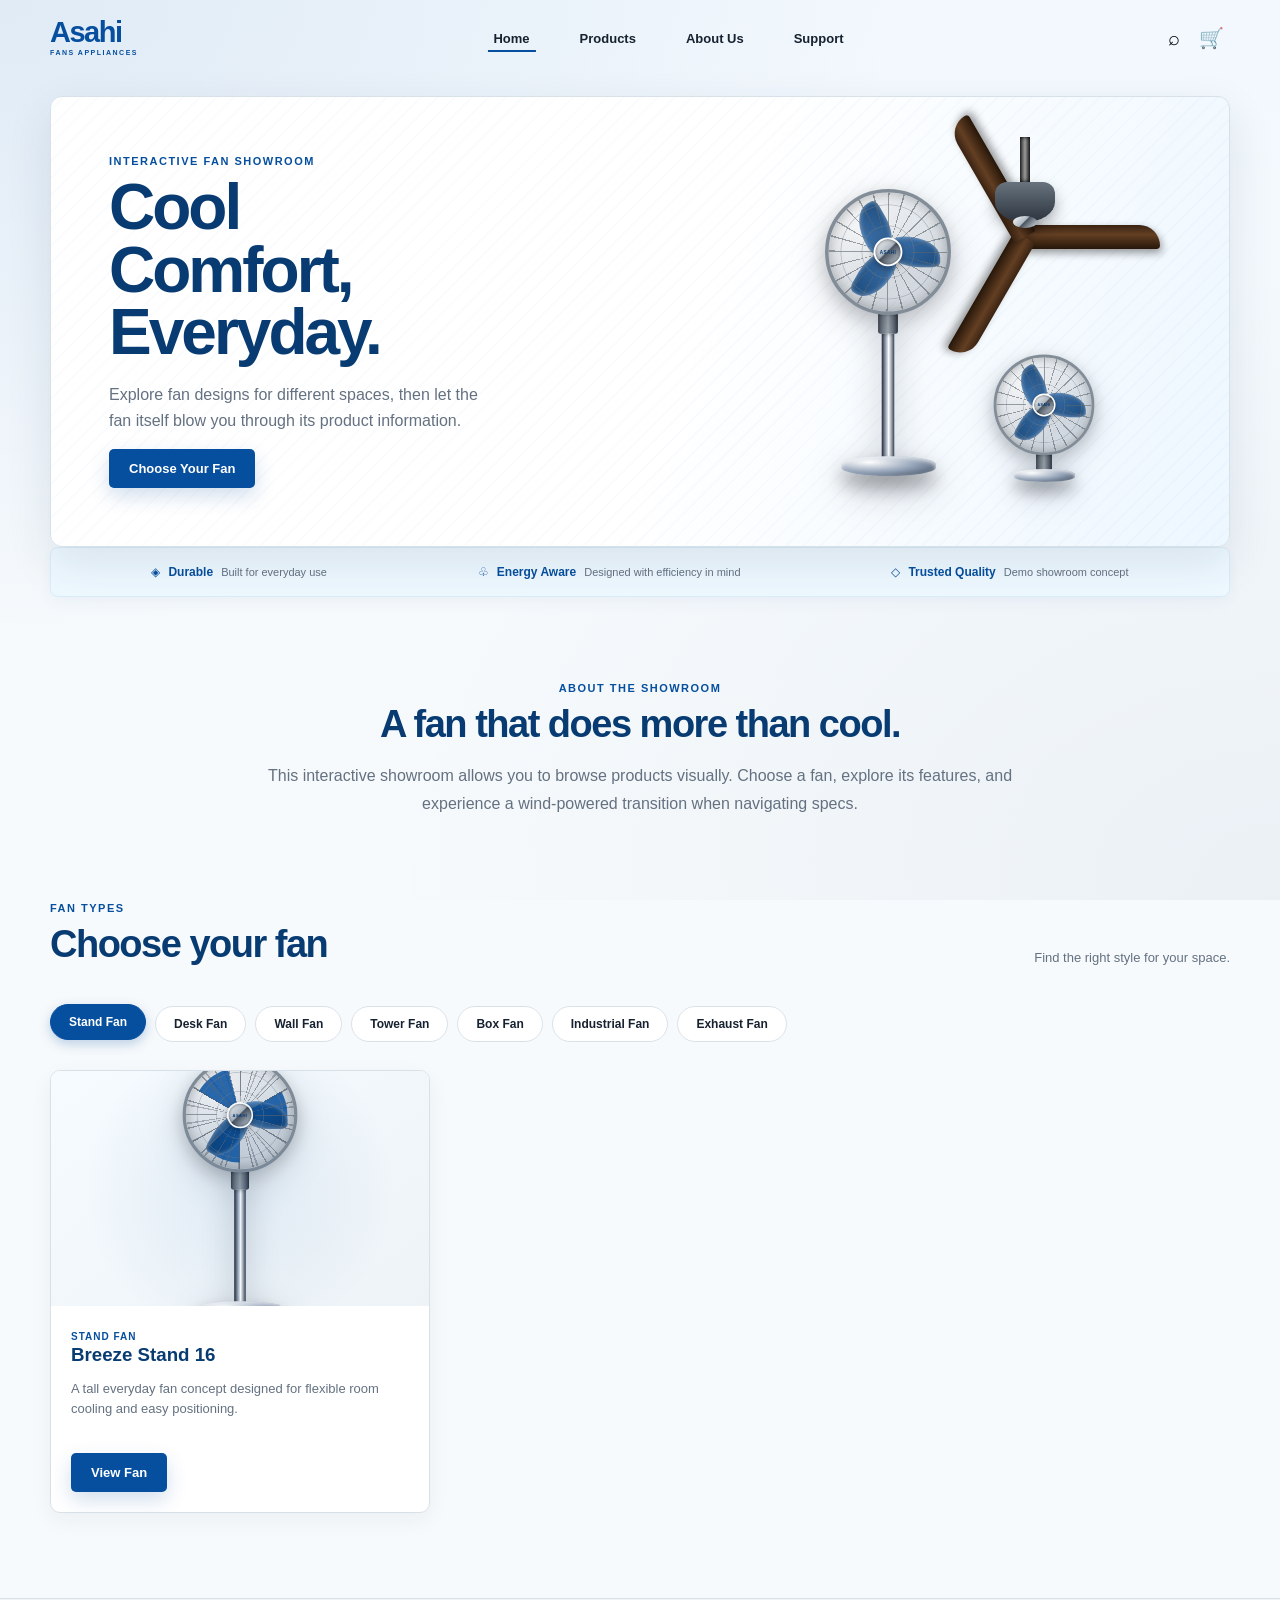
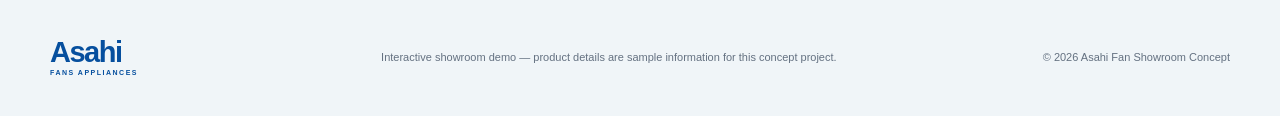
<file: index.html>
<!DOCTYPE html>
<html lang="en">
<head>
  <meta charset="UTF-8">
  <meta name="viewport" content="width=device-width, initial-scale=1.0">
  <title>Asahi Fans Appliances — Interactive Fan Showroom</title>
  <link rel="stylesheet" type="text/css" href="css/styles.css"/>
</head>
<body>
 
  <div id="homePage" class="page">
    <header class="site-header">
      <a href="index.html" class="logo" id="homeLogo">
        <span>Asahi</span>
        <small>FANS APPLIANCES</small>
      </a>

      <nav>
        <a href="index.html" class="active">Home</a>
        <a href="#categories">Products</a>
        <a href="about.html">About Us</a>
        <a href="support.html">Support</a>
      </nav>

      <div class="header-icons">
        <button aria-label="Search">⌕</button>
        <button aria-label="Cart">🛒</button>
      </div>
    </header>

    <main>
      <section class="hero">
        <div class="hero-copy">
          <p class="eyebrow">INTERACTIVE FAN SHOWROOM</p>
          <h1>Cool Comfort,<br>Everyday.</h1>
          <p>Explore fan designs for different spaces, then let the fan itself blow you through its product information.</p>
          <a href="#categories" class="primary-button">Choose Your Fan</a>
        </div>

        <div class="hero-fans">
          <div class="hero-fan stand oscillate">
            <div class="fan-head">
              <div class="fan-grille-front"></div>
              <div class="fan-blades">
                <span class="blade3"></span>
              </div>
              <div class="fan-center"><div class="badge">ASAHI</div></div>
            </div>
            <div class="fan-neck"></div>
            <div class="fan-pole"></div>
            <div class="fan-base"></div>
          </div>

          <div class="hero-fan desk oscillate">
            <div class="fan-head">
              <div class="fan-grille-front"></div>
              <div class="fan-blades">
                <span class="blade3"></span>
              </div>
              <div class="fan-center"><div class="badge">ASAHI</div></div>
            </div>
            <div class="fan-neck"></div>
            <div class="fan-base"></div>
          </div>

          <div class="hero-ceiling">
            <div class="ceiling-rod"></div>
            <div class="ceiling-motor">
              <div class="motor-cap"></div>
            </div>
            <div class="ceiling-blades"><i></i><i></i><i></i></div>
          </div>
        </div>
      </section>

      <section class="trust-strip">
        <div>◈ <strong>Durable</strong><span>Built for everyday use</span></div>
        <div>♧ <strong>Energy Aware</strong><span>Designed with efficiency in mind</span></div>
        <div>◇ <strong>Trusted Quality</strong><span>Demo showroom concept</span></div>
      </section>

      <section id="about" class="intro-section">
        <p class="eyebrow">ABOUT THE SHOWROOM</p>
        <h2>A fan that does more than cool.</h2>
        <p>This interactive showroom allows you to browse products visually. Choose a fan, explore its features, and experience a wind-powered transition when navigating specs.</p>
      </section>

      <section id="categories" class="catalog-section">
        <div class="section-heading">
          <div>
            <p class="eyebrow">FAN TYPES</p>
            <h2>Choose your fan</h2>
          </div>
          <p id="categoryHint">Find the right style for your space.</p>
        </div>

        <div class="category-buttons" id="categoryButtons"></div>
        <div class="products-grid" id="productsGrid"></div>
      </section>
    </main>

    <footer id="footer">
      <div class="logo"><span>Asahi</span><small>FANS APPLIANCES</small></div>
      <p>Interactive showroom demo — product details are sample information for this concept project.</p>
      <p>© 2026 Asahi Fan Showroom Concept</p>
    </footer>
  </div>

  <div id="productPage" class="product-page hidden">
    <header class="product-header">
      <a href="index.html" class="logo" id="productLogo">
        <span>Asahi</span>
        <small>FANS APPLIANCES</small>
      </a>
      <div class="product-title" id="productTitle">FAN</div>
      <button class="back-button" id="backButton">← Back to Products</button>
    </header>

    <main class="product-layout">
      <section class="fan-area">
        <p class="fan-label">YOUR FAN</p>
        
        <div id="selectedFan" class="css-fan stand">
          <div class="fan-head">
            <div class="fan-grille-back"></div>
            <div class="fan-blades"></div>
            <div class="fan-grille-front"></div>
            <div class="fan-center"><div class="badge">ASAHI</div></div>
          </div>
          <div class="fan-neck"></div>
          <div class="fan-pole"></div>
          <div class="fan-base"></div>
        </div>

        <div class="wind" id="wind">
          <span></span><span></span><span></span><span></span><span></span>
          <b>·</b><b>·</b><b>·</b><b>·</b><b>·</b>
        </div>

        <div class="fan-status" id="fanStatus">IDLE • READY</div>
      </section>

      <section class="information-area">
        <div class="info-top">
          <p class="eyebrow">PRODUCT INFORMATION</p>
          <h1 id="infoHeading">Description</h1>
        </div>

        <nav class="info-nav" aria-label="Product information">
          <button class="info-button active" data-section="description">Description</button>
          <button class="info-button" data-section="features">Features</button>
          <button class="info-button" data-section="materials">Materials</button>
          <button class="info-button" data-section="specifications">Specifications</button>
        </nav>

        <div class="info-stage" id="infoStage">
          <article class="info-panel active" id="infoPanel"></article>
        </div>
      </section>
    </main>
  </div>

  <script src="script.js"></script>
</body>
</html>
</file>
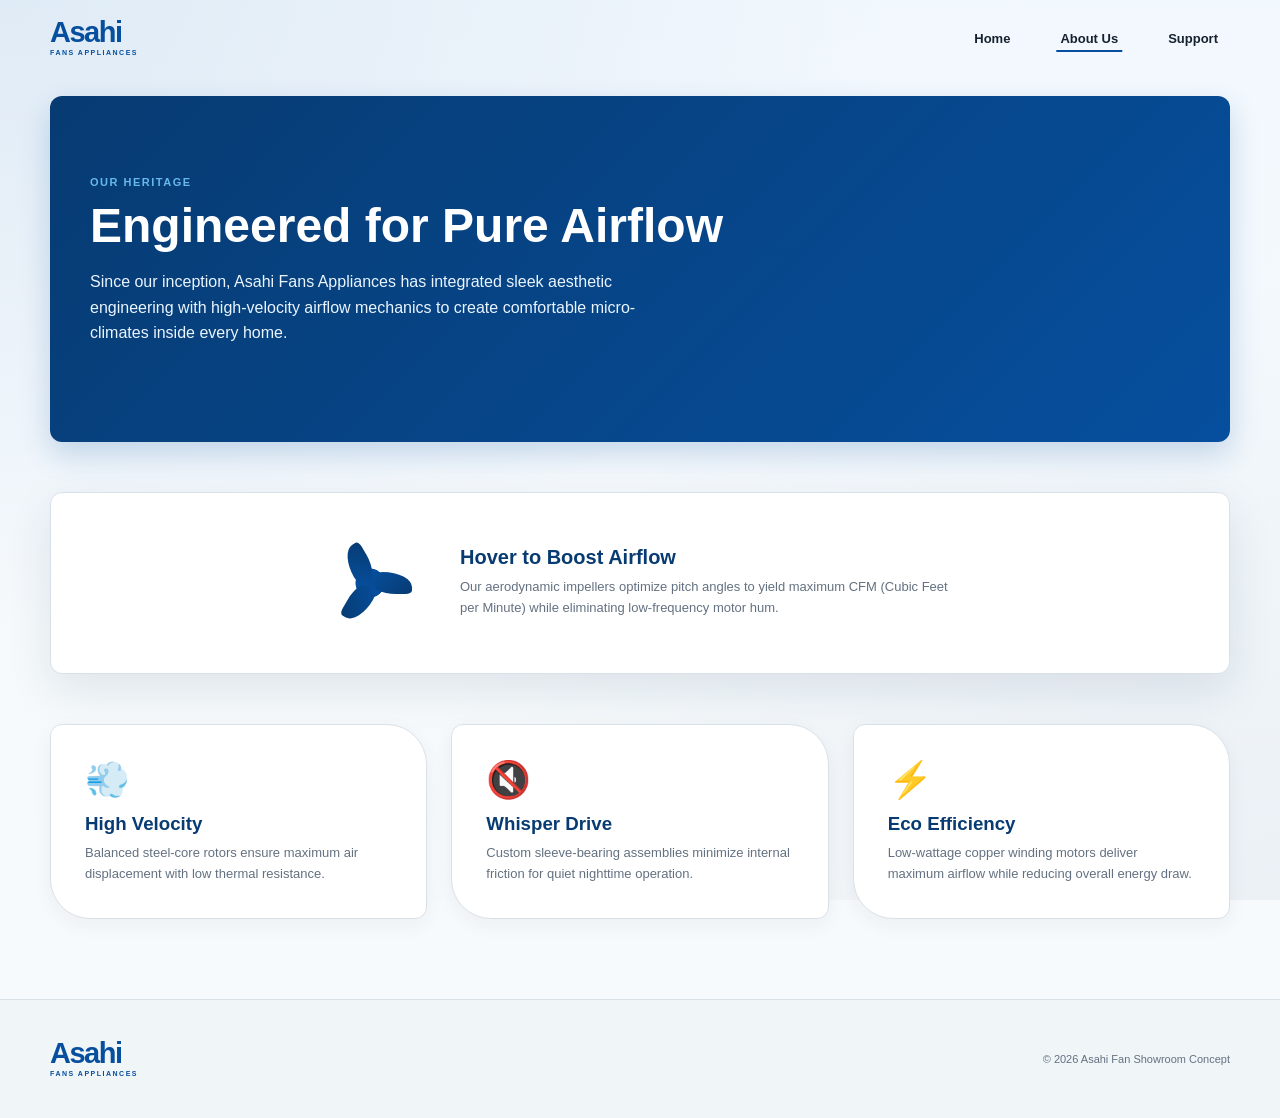
<file: about.html>
<!DOCTYPE html>
<html lang="en">
<head>
  <meta charset="UTF-8">
  <meta name="viewport" content="width=device-width, initial-scale=1.0">
  <title>About Us — Asahi Fans Appliances</title>
  <link rel="stylesheet" type="text/css" href="css/styles.css"/>
  <style>
    .section-container {
      width: min(1180px, calc(100% - 48px));
      margin: 0 auto;
    }

    .about-hero {
      position: relative;
      background: linear-gradient(135deg, #073b72 0%, #064f9e 100%);
      color: white;
      padding: 80px 40px;
      border-radius: 12px;
      overflow: hidden;
      margin-top: 20px;
      box-shadow: 0 12px 30px rgba(6, 79, 158, 0.2);
    }

    .about-hero .wind-trail {
      position: absolute;
      height: 2px;
      background: linear-gradient(90deg, rgba(255,255,255,0), rgba(255,255,255,0.7), rgba(255,255,255,0));
      width: 35%;
      pointer-events: none;
      animation: windFlow 3s linear infinite;
    }
    .about-hero .wind-trail:nth-child(1) { top: 25%; left: -35%; animation-delay: 0s; }
    .about-hero .wind-trail:nth-child(2) { top: 55%; left: -35%; animation-delay: 1.2s; }
    .about-hero .wind-trail:nth-child(3) { top: 80%; left: -35%; animation-delay: 0.6s; }

    @keyframes windFlow {
      0% { transform: translateX(0); opacity: 0; }
      30% { opacity: 1; }
      100% { transform: translateX(450%); opacity: 0; }
    }

    .rotor-container {
      display: flex;
      align-items: center;
      justify-content: center;
      gap: 40px;
      margin: 50px 0;
      padding: 40px;
      background: #ffffff;
      border: 1px solid var(--line);
      border-radius: 12px;
      box-shadow: var(--shadow);
      transition: transform 0.3s ease;
    }

    .rotor-container:hover { transform: translateY(-3px); }

    .mini-impeller {
      width: 100px;
      height: 100px;
      position: relative;
      border-radius: 50%;
      background: radial-gradient(circle, #064f9e 20%, transparent 21%);
    }

    .mini-impeller .blade-group {
      width: 100%;
      height: 100%;
      animation: impellerSpin 4s linear infinite;
      transform-origin: center center;
    }

    .mini-impeller .blade-group span {
      position: absolute;
      top: 50%;
      left: 50%;
      width: 42px;
      height: 22px;
      background: linear-gradient(135deg, #064f9e, #073b72);
      border-radius: 40% 90% 20% 80%;
      transform-origin: 0% 50%;
    }

    .mini-impeller .blade-group span:nth-child(1) { transform: translateY(-50%) rotate(0deg); }
    .mini-impeller .blade-group span:nth-child(2) { transform: translateY(-50%) rotate(120deg); }
    .mini-impeller .blade-group span:nth-child(3) { transform: translateY(-50%) rotate(240deg); }

    .rotor-container:hover .mini-impeller .blade-group {
      animation-duration: 0.4s;
    }

    @keyframes impellerSpin { to { transform: rotate(360deg); } }

    .about-grid {
      display: grid;
      grid-template-columns: repeat(3, 1fr);
      gap: 24px;
    }

    .blade-card {
      position: relative;
      background: white;
      border: 1px solid var(--line);
      border-radius: 12px 40px 12px 40px;
      padding: 34px;
      box-shadow: 0 6px 20px rgba(20,48,75,0.05);
      transition: all 0.35s cubic-bezier(0.175, 0.885, 0.32, 1.275);
    }

    .blade-card .card-icon {
      font-size: 36px;
      margin-bottom: 12px;
      display: inline-block;
      transition: transform 0.4s ease;
    }

    .blade-card:hover {
      transform: translateY(-8px) rotate(-1deg);
      border-color: var(--blue);
      box-shadow: 0 16px 32px rgba(6, 79, 158, 0.12);
    }

    .blade-card:hover .card-icon {
      transform: rotate(360deg) scale(1.15);
    }

    @media (max-width: 768px) {
      .about-grid { grid-template-columns: 1fr; }
      .rotor-container { flex-direction: column; text-align: center; }
    }
  </style>
</head>
<body>

  <header class="site-header">
    <a href="index.html" class="logo">
      <span>Asahi</span>
      <small>FANS APPLIANCES</small>
    </a>
    <nav>
      <a href="index.html">Home</a>
      <a href="about.html" class="active">About Us</a>
      <a href="support.html">Support</a>
    </nav>
  </header>

  <main class="section-container">
    <section class="about-hero">
      <div class="wind-trail"></div>
      <div class="wind-trail"></div>
      <div class="wind-trail"></div>
      
      <p class="eyebrow" style="color: #67b8ed;">OUR HERITAGE</p>
      <h1 style="font-size: 48px; margin: 10px 0 16px;">Engineered for Pure Airflow</h1>
      <p style="max-width: 560px; line-height: 1.6; color: #eaf5ff;">
        Since our inception, Asahi Fans Appliances has integrated sleek aesthetic engineering with high-velocity airflow mechanics to create comfortable micro-climates inside every home.
      </p>
    </section>

    <section class="rotor-container">
      <div class="mini-impeller">
        <div class="blade-group">
          <span></span><span></span><span></span>
        </div>
      </div>
      <div>
        <h3 style="margin: 0 0 8px; color: var(--blue-dark); font-size: 20px;">Hover to Boost Airflow</h3>
        <p style="margin: 0; color: var(--muted); font-size: 13px; max-width: 500px; line-height: 1.6;">
          Our aerodynamic impellers optimize pitch angles to yield maximum CFM (Cubic Feet per Minute) while eliminating low-frequency motor hum.
        </p>
      </div>
    </section>

    <section class="about-grid" style="margin-bottom: 80px;">
      <div class="blade-card">
        <div class="card-icon">💨</div>
        <h3 style="color: var(--blue-dark); margin: 0 0 8px;">High Velocity</h3>
        <p style="color: var(--muted); font-size: 13px; line-height: 1.6; margin: 0;">
          Balanced steel-core rotors ensure maximum air displacement with low thermal resistance.
        </p>
      </div>

      <div class="blade-card">
        <div class="card-icon">🔇</div>
        <h3 style="color: var(--blue-dark); margin: 0 0 8px;">Whisper Drive</h3>
        <p style="color: var(--muted); font-size: 13px; line-height: 1.6; margin: 0;">
          Custom sleeve-bearing assemblies minimize internal friction for quiet nighttime operation.
        </p>
      </div>

      <div class="blade-card">
        <div class="card-icon">⚡</div>
        <h3 style="color: var(--blue-dark); margin: 0 0 8px;">Eco Efficiency</h3>
        <p style="color: var(--muted); font-size: 13px; line-height: 1.6; margin: 0;">
          Low-wattage copper winding motors deliver maximum airflow while reducing overall energy draw.
        </p>
      </div>
    </section>
  </main>

  <footer>
    <div class="logo"><span>Asahi</span><small>FANS APPLIANCES</small></div>
    <p>© 2026 Asahi Fan Showroom Concept</p>
  </footer>

  <script src="script.js"></script>
</body>
</html>
</file>
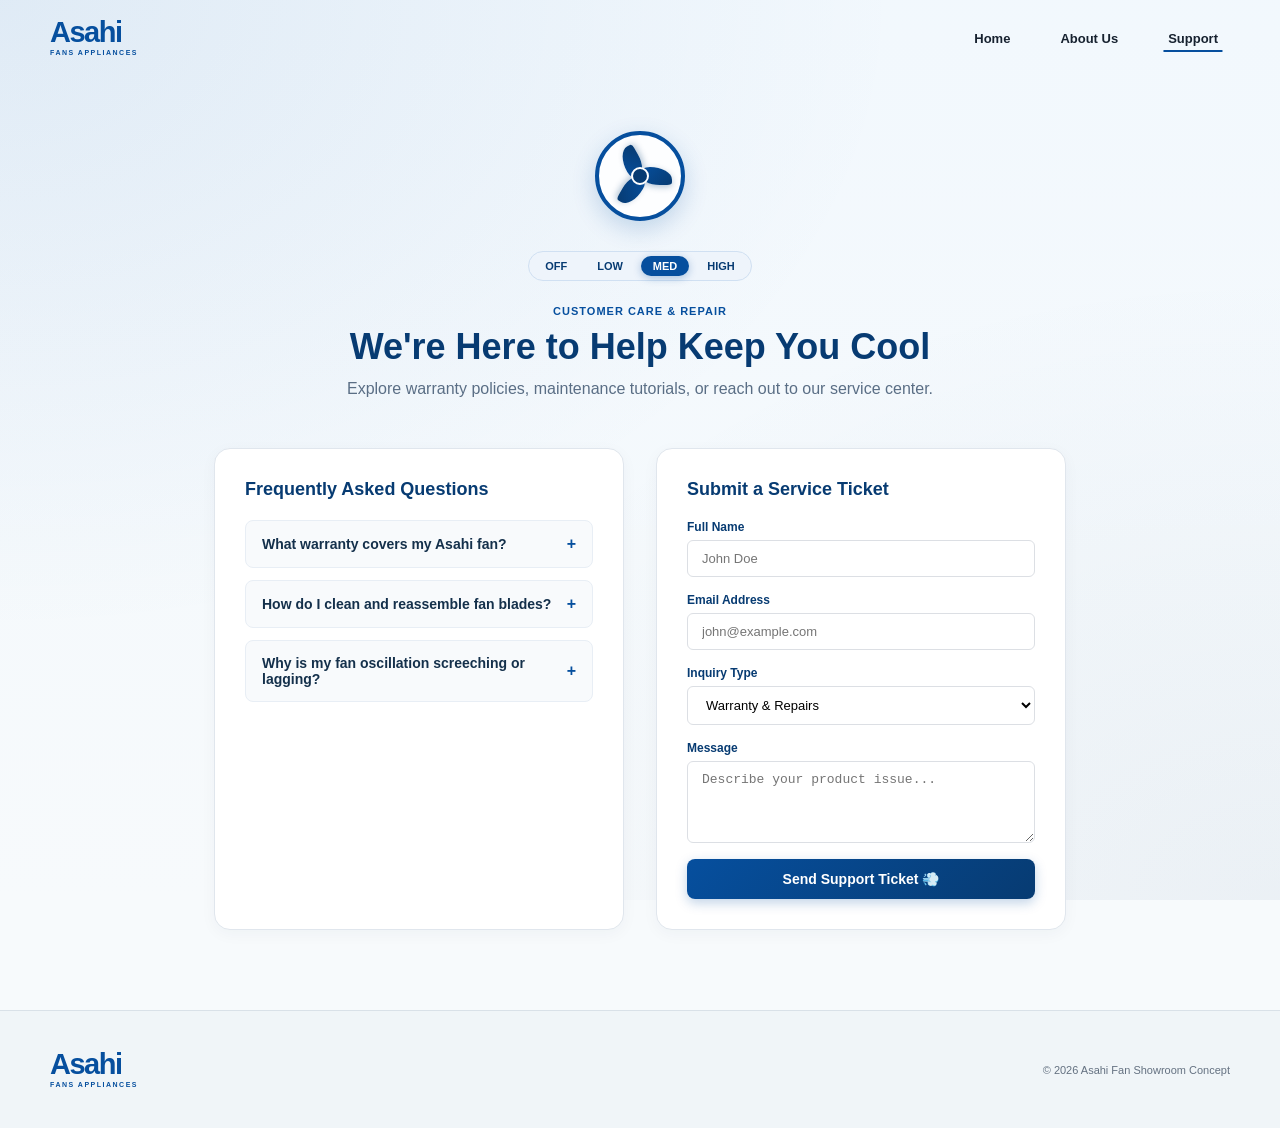
<file: support.html>
<!DOCTYPE html>
<html lang="en">
<head>
  <meta charset="UTF-8">
  <meta name="viewport" content="width=device-width, initial-scale=1.0">
  <title>Customer Support — Asahi Fans Appliances</title>
  <link rel="stylesheet" type="text/css" href="css/styles.css"/>
  <style>
    .support-wrapper {
      max-width: 900px;
      margin: 40px auto 80px;
      padding: 0 24px;
    }

    .support-header-banner {
      text-align: center;
      margin-bottom: 50px;
      position: relative;
    }

    .support-fan-stage {
      width: 120px;
      height: 120px;
      margin: 0 auto 15px;
      position: relative;
      display: flex;
      align-items: center;
      justify-content: center;
      transition: transform 0.3s cubic-bezier(0.34, 1.56, 0.64, 1);
    }

    .support-fan-stage:hover { transform: scale(1.08); }

    .support-fan-head {
      width: 90px;
      height: 90px;
      border: 4px solid #064f9e;
      border-radius: 50%;
      position: relative;
      display: flex;
      align-items: center;
      justify-content: center;
      background: rgba(255, 255, 255, 0.85);
      box-shadow: 0 8px 24px rgba(6, 79, 158, 0.2);
      backdrop-filter: blur(4px);
    }

    .support-fan-blades {
      width: 70px;
      height: 70px;
      position: absolute;
      animation: spinBlades 2.5s linear infinite;
      transition: animation-duration 0.4s ease;
    }

    .support-fan-blades span {
      position: absolute;
      top: 50%;
      left: 50%;
      width: 32px;
      height: 18px;
      background: linear-gradient(135deg, #064f9e, #073b72);
      border-radius: 40% 90% 20% 80%;
      transform-origin: 0% 50%;
      box-shadow: 0 2px 6px rgba(7, 59, 114, 0.3);
    }

    .support-fan-blades span:nth-child(1) { transform: translateY(-50%) rotate(0deg); }
    .support-fan-blades span:nth-child(2) { transform: translateY(-50%) rotate(120deg); }
    .support-fan-blades span:nth-child(3) { transform: translateY(-50%) rotate(240deg); }

    .support-fan-cap {
      width: 18px;
      height: 18px;
      background: #073b72;
      border-radius: 50%;
      z-index: 2;
      border: 2px solid white;
    }

    @keyframes spinBlades { to { transform: rotate(360deg); } }

    .fan-speed-controls {
      display: inline-flex;
      gap: 6px;
      background: #eef4fb;
      padding: 4px;
      border-radius: 20px;
      margin-bottom: 24px;
      border: 1px solid #d0e0f2;
    }

    .speed-btn {
      border: none;
      background: transparent;
      padding: 4px 12px;
      border-radius: 14px;
      font-size: 11px;
      font-weight: 700;
      color: #073b72;
      cursor: pointer;
      transition: all 0.25s ease;
    }

    .speed-btn.active {
      background: #064f9e;
      color: white;
      box-shadow: 0 2px 8px rgba(6, 79, 158, 0.3);
    }

    .wind-particles {
      position: absolute;
      top: 0;
      left: 0;
      width: 100%;
      height: 100%;
      pointer-events: none;
      overflow: hidden;
    }

    .wind-line {
      position: absolute;
      height: 2px;
      background: linear-gradient(90deg, transparent, rgba(6, 79, 158, 0.4), transparent);
      border-radius: 2px;
      opacity: 0;
    }

    .wind-active .wind-line {
      animation: blowWind 1.2s infinite linear;
    }

    @keyframes blowWind {
      0% { transform: translateX(-100px); opacity: 0; }
      50% { opacity: 1; }
      100% { transform: translateX(400px); opacity: 0; }
    }

    .support-grid {
      display: grid;
      grid-template-columns: 1fr 1fr;
      gap: 32px;
    }

    .support-card {
      background: #ffffff;
      border: 1px solid #e0e6ed;
      border-radius: 16px;
      padding: 30px;
      box-shadow: 0 4px 16px rgba(20, 48, 75, 0.04);
      transition: transform 0.3s cubic-bezier(0.25, 1, 0.5, 1), box-shadow 0.3s ease, border-color 0.3s ease;
    }

    .support-card:hover {
      transform: translateY(-5px);
      box-shadow: 0 12px 28px rgba(6, 79, 158, 0.1);
      border-color: #c5d9ed;
    }

    .support-card h3 {
      margin: 0 0 20px;
      color: #073b72;
      font-size: 18px;
    }

    .faq-list {
      display: flex;
      flex-direction: column;
      gap: 12px;
    }

    .faq-item {
      border: 1px solid #e8eef5;
      border-radius: 8px;
      background: #f8fafc;
      overflow: hidden;
      transition: all 0.25s ease;
    }

    .faq-item:hover { border-color: #b0cced; }

    .faq-item[open] {
      border-color: #064f9e;
      background: #ffffff;
      box-shadow: 0 4px 12px rgba(6, 79, 158, 0.06);
    }

    .faq-item summary {
      padding: 14px 16px;
      font-weight: 600;
      font-size: 14px;
      color: #14304b;
      cursor: pointer;
      list-style: none;
      display: flex;
      justify-content: space-between;
      align-items: center;
    }

    .faq-item summary::-webkit-details-marker { display: none; }

    .faq-item summary::after {
      content: '+';
      font-size: 16px;
      color: #064f9e;
      transition: transform 0.3s ease;
    }

    .faq-item[open] summary::after {
      content: '−';
      transform: rotate(180deg);
    }

    .faq-item p {
      margin: 0;
      padding: 0 16px 16px;
      color: #5a6e85;
      font-size: 13px;
      line-height: 1.6;
      animation: fadeIn 0.3s ease-in-out;
    }

    @keyframes fadeIn {
      from { opacity: 0; transform: translateY(-4px); }
      to { opacity: 1; transform: translateY(0); }
    }

    .support-form {
      display: flex;
      flex-direction: column;
      gap: 16px;
    }

    .form-group {
      display: flex;
      flex-direction: column;
      gap: 6px;
    }

    .form-group label {
      font-size: 12px;
      font-weight: 700;
      color: #073b72;
    }

    .form-group input,
    .form-group select,
    .form-group textarea {
      width: 100%;
      padding: 10px 14px;
      border: 1px solid #dcdfe4;
      border-radius: 6px;
      font-size: 13px;
      box-sizing: border-box;
      outline: none;
      transition: border-color 0.25s ease, box-shadow 0.25s ease, transform 0.15s ease;
      color-scheme: light !important;
      background-color: #ffffff !important;
      color: #000000 !important;
      caret-color: #000000 !important;
    }

    .form-group input:focus,
    .form-group select:focus,
    .form-group textarea:focus {
      border-color: #064f9e;
      box-shadow: 0 0 0 4px rgba(6, 79, 158, 0.15);
      transform: scale(1.01);
    }

    .send-btn {
      background: linear-gradient(135deg, #064f9e, #073b72);
      color: white;
      border: none;
      padding: 12px 20px;
      border-radius: 8px;
      font-weight: 700;
      font-size: 14px;
      cursor: pointer;
      transition: transform 0.2s cubic-bezier(0.34, 1.56, 0.64, 1), box-shadow 0.2s ease;
      box-shadow: 0 4px 12px rgba(6, 79, 158, 0.25);
    }

    .send-btn:hover {
      transform: translateY(-2deg) scale(1.02);
      box-shadow: 0 6px 18px rgba(6, 79, 158, 0.35);
    }

    @media (max-width: 768px) {
      .support-grid { grid-template-columns: 1fr; }
    }
  </style>
</head>
<body>

  <header class="site-header">
    <a href="index.html" class="logo">
      <span>Asahi</span>
      <small>FANS APPLIANCES</small>
    </a>
    <nav>
      <a href="index.html">Home</a>
      <a href="about.html">About Us</a>
      <a href="support.html" class="active">Support</a>
    </nav>
  </header>

  <main class="support-wrapper" id="supportWrapper">
    <div class="support-header-banner">
      <div class="support-fan-stage">
        <div class="support-fan-head">
          <div class="support-fan-blades" id="fanBlades">
            <span></span><span></span><span></span>
          </div>
          <div class="support-fan-cap"></div>
        </div>
      </div>

      <div class="fan-speed-controls">
        <button class="speed-btn" onclick="setFanSpeed('off', this)">OFF</button>
        <button class="speed-btn" onclick="setFanSpeed('low', this)">LOW</button>
        <button class="speed-btn active" onclick="setFanSpeed('med', this)">MED</button>
        <button class="speed-btn" onclick="setFanSpeed('high', this)">HIGH</button>
      </div>

      <div class="wind-particles wind-active" id="windStage">
        <div class="wind-line" style="top: 20%; left: 10%; width: 120px; animation-delay: 0s;"></div>
        <div class="wind-line" style="top: 45%; left: 5%; width: 180px; animation-delay: 0.3s;"></div>
        <div class="wind-line" style="top: 70%; left: 15%; width: 90px; animation-delay: 0.6s;"></div>
      </div>

      <p class="eyebrow" style="color: #064f9e; font-weight: 700; letter-spacing: 1px;">CUSTOMER CARE & REPAIR</p>
      <h1 style="font-size: 36px; color: #073b72; margin: 8px 0 12px;">We're Here to Help Keep You Cool</h1>
      <p style="color: #5a6e85; margin: 0;">Explore warranty policies, maintenance tutorials, or reach out to our service center.</p>
    </div>

    <div class="support-grid">
      <div class="support-card">
        <h3>Frequently Asked Questions</h3>
        <div class="faq-list">
          <details class="faq-item">
            <summary>What warranty covers my Asahi fan?</summary>
            <p>All Asahi appliances come with a standard 1-year warranty covering motor parts and manufacturing defects. Keep your purchase receipt for processing.</p>
          </details>

          <details class="faq-item">
            <summary>How do I clean and reassemble fan blades?</summary>
            <p>Unplug the fan, unclip the front safety grille, wipe the blades with a soft microfiber cloth, and securely re-lock the grille frame.</p>
          </details>

          <details class="faq-item">
            <summary>Why is my fan oscillation screeching or lagging?</summary>
            <p>Dust can collect inside the rear oscillation pin. Applying 1-2 drops of silicone lubricant to the neck pivot pin will restore smooth movement.</p>
          </details>
        </div>
      </div>

      <div class="support-card">
        <h3>Submit a Service Ticket</h3>
        <form class="support-form" id="ticketForm">
          <div class="form-group">
            <label for="ticketName">Full Name</label>
            <input type="text" id="ticketName" placeholder="John Doe" required>
          </div>
          <div class="form-group">
            <label for="ticketEmail">Email Address</label>
            <input type="email" id="ticketEmail" placeholder="john@example.com" required>
          </div>
          <div class="form-group">
            <label for="ticketIssue">Inquiry Type</label>
            <select id="ticketIssue">
              <option value="warranty">Warranty & Repairs</option>
              <option value="parts">Replacement Parts</option>
              <option value="general">General Support</option>
            </select>
          </div>
          <div class="form-group">
            <label for="ticketMessage">Message</label>
            <textarea id="ticketMessage" rows="4" placeholder="Describe your product issue..." required></textarea>
          </div>
          <button type="submit" class="send-btn">Send Support Ticket 💨</button>
        </form>
      </div>
    </div>
  </main>

  <footer>
    <div class="logo"><span>Asahi</span><small>FANS APPLIANCES</small></div>
    <p>© 2026 Asahi Fan Showroom Concept</p>
  </footer>

  <script src="script.js"></script>
  <script>
    const fanBlades = document.getElementById('fanBlades');
    const windStage = document.getElementById('windStage');
    const messageInput = document.getElementById('ticketMessage');
    const form = document.getElementById('ticketForm');

    function setFanSpeed(speed, btn) {
      document.querySelectorAll('.speed-btn').forEach(b => b.classList.remove('active'));
      if (btn) btn.classList.add('active');

      if (speed === 'off') {
        fanBlades.style.animationPlayState = 'paused';
        windStage.classList.remove('wind-active');
      } else {
        fanBlades.style.animationPlayState = 'running';
        windStage.classList.add('wind-active');
        if (speed === 'low') fanBlades.style.animationDuration = '4s';
        if (speed === 'med') fanBlades.style.animationDuration = '2s';
        if (speed === 'high') fanBlades.style.animationDuration = '0.4s';
      }
    }

    messageInput.addEventListener('input', () => {
      fanBlades.style.animationDuration = '0.2s';
      windStage.classList.add('wind-active');
      clearTimeout(window.typingTimer);
      window.typingTimer = setTimeout(() => {
        const activeBtn = document.querySelector('.speed-btn.active');
        const currentSpeed = activeBtn ? activeBtn.innerText.toLowerCase() : 'med';
        setFanSpeed(currentSpeed, activeBtn);
      }, 1000);
    });

    form.addEventListener('submit', (e) => {
      e.preventDefault();
      fanBlades.style.animationDuration = '0.15s';
      setTimeout(() => {
        alert('Your support ticket has been sent successfully!');
        setFanSpeed('med', document.querySelectorAll('.speed-btn')[2]);
        form.reset();
      }, 500);
    });
  </script>
</body>
</html>
</file>
<file: css/styles.css>
:root {
  --blue: #064f9e;
  --blue-dark: #073b72;
  --blue-light: #eaf5ff;
  --ink: #172230;
  --muted: #647181;
  --line: #d9e1e8;
  --paper: #ffffff;
  --soft: #f5f8fb;
  --shadow: 0 16px 45px rgba(20, 48, 75, 0.10);
  --metallic-grad: linear-gradient(135deg, #e6ebf0 0%, #a1abb5 50%, #68737e 100%);
  --chrome-grad: linear-gradient(135deg, #ffffff 0%, #b0b9c2 45%, #4b5561 50%, #d8e0e8 100%);
}

* { box-sizing: border-box; }

html { scroll-behavior: smooth; }

body {
  margin: 0;
  font-family: Arial, Helvetica, sans-serif;
  color: var(--ink);
  background-color: #f7fafc;
  background-image: 
    radial-gradient(ellipse at top left, rgba(6, 79, 158, 0.08), transparent 50%),
    radial-gradient(ellipse at bottom right, rgba(7, 59, 114, 0.05), transparent 50%),
    linear-gradient(180deg, rgba(234, 245, 255, 0.4) 0%, rgba(255, 255, 255, 0) 100%);
  background-attachment: fixed;
  overflow-x: hidden;
}

button, a { font: inherit; }
button { cursor: pointer; }

/* Global Wind Overlay & Transition Canvas */
.page-wind-transition {
  position: fixed;
  inset: 0;
  pointer-events: none;
  z-index: 9999;
  opacity: 0;
  background: linear-gradient(90deg, transparent, rgba(234, 245, 255, 0.85), transparent);
  transition: opacity 0.3s ease;
}

.page-wind-transition.active {
  opacity: 1;
}

.page-wind-transition .streak {
  position: absolute;
  height: 3px;
  background: linear-gradient(90deg, transparent, #38bdf8, transparent);
  border-radius: 50%;
  animation: globalWindBlow 0.6s cubic-bezier(0.25, 1, 0.5, 1) forwards;
}

@keyframes globalWindBlow {
  0% { transform: translateX(-100vw) scaleX(0.5); opacity: 0; }
  50% { opacity: 0.9; }
  100% { transform: translateX(100vw) scaleX(2); opacity: 0; }
}

/* Scroll Air Flow Line Overlay */
#scrollWindCanvas {
  position: fixed;
  top: 0;
  left: 0;
  width: 100vw;
  height: 100vh;
  pointer-events: none;
  z-index: 999;
}

.scroll-wind-particle {
  position: fixed;
  height: 2px;
  background: linear-gradient(90deg, transparent, rgba(56, 189, 248, 0.7), transparent);
  border-radius: 2px;
  pointer-events: none;
  z-index: 999;
  animation: scrollParticleFloat 0.7s ease-out forwards;
}

@keyframes scrollParticleFloat {
  0% { transform: translateX(0) scaleX(0.2); opacity: 0.8; }
  100% { transform: translateX(var(--distX, 200px)) scaleX(1.8); opacity: 0; }
}

.page {
  min-height: 100vh;
  animation: pageIn .55s ease both;
}

.site-header,
.product-header {
  width: min(1180px, calc(100% - 48px));
  margin: auto;
  min-height: 76px;
  display: flex;
  align-items: center;
  gap: 30px;
}

.site-header { justify-content: space-between; }

.logo {
  color: var(--blue);
  text-decoration: none;
  display: inline-flex;
  flex-direction: column;
  line-height: .9;
  min-width: 125px;
  transition: transform 0.3s cubic-bezier(0.34, 1.56, 0.64, 1);
}

.logo:hover { transform: scale(1.08) rotate(-1deg); }

.logo span {
  font-size: 29px;
  font-weight: 800;
  letter-spacing: -1.5px;
}

.logo small {
  font-size: 7px;
  font-weight: 800;
  letter-spacing: 1.5px;
  margin-top: 5px;
}

.site-header nav {
  display: flex;
  gap: 26px;
}

.site-header nav a {
  color: var(--ink);
  text-decoration: none;
  font-size: 13px;
  font-weight: 700;
  position: relative;
  padding: 6px 12px;
  border-radius: 6px;
  transition: all 0.3s ease;
}

.site-header nav a::after {
  content: '';
  position: absolute;
  bottom: 0;
  left: 50%;
  transform: translateX(-50%);
  width: 0%;
  height: 2px;
  background: var(--blue);
  transition: width 0.3s ease;
}

.site-header nav a:hover::after,
.site-header nav a.active::after {
  width: 80%;
}

.site-header nav a:hover {
  color: var(--blue);
  background: rgba(6, 79, 158, 0.06);
  transform: translateY(-2px);
}

.header-icons {
  display: flex;
  gap: 7px;
}

.header-icons button {
  border: 0;
  background: transparent;
  font-size: 20px;
  transition: transform 0.2s ease, color 0.2s ease;
}

.header-icons button:hover {
  transform: rotate(15deg) scale(1.15);
  color: var(--blue);
}

/* HERO SECTION */
.hero {
  width: min(1180px, calc(100% - 48px));
  margin: 20px auto 0;
  min-height: 430px;
  display: grid;
  grid-template-columns: .85fr 1.15fr;
  align-items: center;
  border: 1px solid var(--line);
  background: linear-gradient(110deg, #ffffff 0%, #ffffff 54%, #edf7ff 100%);
  overflow: hidden;
  border-radius: 12px;
  box-shadow: var(--shadow);
  position: relative;
}

.hero::before {
  content: '';
  position: absolute;
  inset: 0;
  background: repeating-linear-gradient(
    -45deg,
    rgba(6, 79, 158, 0.02) 0px,
    rgba(6, 79, 158, 0.02) 2px,
    transparent 2px,
    transparent 12px
  );
  pointer-events: none;
}

.hero-copy { padding: 58px; z-index: 2; }

.eyebrow {
  margin: 0 0 9px;
  color: var(--blue);
  font-size: 11px;
  letter-spacing: 1.5px;
  font-weight: 800;
  text-transform: uppercase;
}

.hero h1 {
  margin: 0 0 18px;
  color: var(--blue-dark);
  font-size: clamp(42px, 5vw, 68px);
  line-height: .98;
  letter-spacing: -3px;
}

.hero-copy > p:not(.eyebrow) {
  max-width: 390px;
  color: var(--muted);
  line-height: 1.6;
}

.primary-button,
.view-button {
  display: inline-block;
  border: 0;
  border-radius: 5px;
  padding: 12px 20px;
  background: var(--blue);
  color: white;
  text-decoration: none;
  font-weight: 800;
  font-size: 13px;
  box-shadow: 0 8px 20px rgba(6, 79, 158, .18);
  transition: transform .25s cubic-bezier(0.34, 1.56, 0.64, 1), background .2s ease, box-shadow .2s ease;
}

.primary-button:hover,
.view-button:hover {
  transform: translateY(-3px) scale(1.02);
  background: var(--blue-dark);
  box-shadow: 0 12px 25px rgba(6, 79, 158, .3);
}

.hero-fans {
  position: relative;
  height: 100%;
  min-height: 430px;
}

.hero-fan, .css-fan { position: absolute; }

.hero-fan.stand { right: 40%; bottom: 70px; transform: scale(.9); }
.hero-fan.desk { right: 17%; bottom: 64px; transform: scale(.72); }

.hero-ceiling {
  position: absolute;
  right: 8%;
  top: 40px;
  width: 300px;
  height: 180px;
  display: flex;
  flex-direction: column;
  align-items: center;
}

.ceiling-rod {
  width: 10px;
  height: 45px;
  background: linear-gradient(90deg, #444, #999, #333);
  box-shadow: inset 0 0 4px #000;
}

.ceiling-motor {
  width: 60px;
  height: 40px;
  background: linear-gradient(180deg, #68737e 0%, #2c343e 100%);
  border-radius: 12px 12px 50% 50%;
  position: relative;
  z-index: 3;
  box-shadow: 0 8px 15px rgba(0,0,0,0.3);
}

.ceiling-motor .motor-cap {
  position: absolute;
  bottom: -6px;
  left: 50%;
  transform: translateX(-50%);
  width: 24px;
  height: 12px;
  background: var(--chrome-grad);
  border-radius: 50%;
}

.ceiling-blades {
  position: absolute;
  top: 70px;
  width: 280px;
  height: 60px;
  z-index: 2;
  animation: ceilingSpin 1.8s linear infinite;
}

.ceiling-blades i {
  display: block;
  position: absolute;
  top: 50%;
  left: 50%;
  width: 135px;
  height: 24px;
  background: linear-gradient(180deg, #3a2312 0%, #633f23 40%, #261609 100%);
  border-radius: 4px 60px 10px 4px;
  box-shadow: 2px 4px 8px rgba(0,0,0,0.4);
  transform-origin: 0% 50%;
}

.ceiling-blades i:nth-child(1) { transform: translateY(-50%) rotate(0deg); }
.ceiling-blades i:nth-child(2) { transform: translateY(-50%) rotate(120deg); }
.ceiling-blades i:nth-child(3) { transform: translateY(-50%) rotate(240deg); }

@keyframes ceilingSpin { to { transform: rotate(360deg); } }

.oscillate {
  animation: oscillateHead 6s ease-in-out infinite alternate;
  transform-origin: bottom center;
}

@keyframes oscillateHead {
  0% { transform: scale(.9) rotateY(-22deg); }
  100% { transform: scale(.9) rotateY(22deg); }
}

.hero-fan.desk.oscillate { animation: oscillateDesk 5s ease-in-out infinite alternate; }
@keyframes oscillateDesk {
  0% { transform: scale(.72) rotateY(-25deg); }
  100% { transform: scale(.72) rotateY(25deg); }
}

.css-fan, .hero-fan {
  filter: drop-shadow(0 12px 18px rgba(0, 15, 35, 0.25));
  transition: filter 0.3s ease;
}

.css-fan:hover { filter: drop-shadow(0 16px 24px rgba(6, 79, 158, 0.35)); }

.fan-head {
  width: 140px;
  height: 140px;
  border-radius: 50%;
  position: relative;
  background: radial-gradient(circle at 30% 30%, rgba(255,255,255,0.8), rgba(200,210,220,0.3) 70%);
  border: 4px solid #828d98;
  box-shadow: inset 0 0 15px rgba(0,0,0,0.3), 0 8px 20px rgba(0,0,0,0.15);
}

.fan-grille-front, .fan-grille-back {
  position: absolute;
  inset: 0;
  border-radius: 50%;
  pointer-events: none;
}

.fan-grille-front {
  z-index: 4;
  background:
    radial-gradient(circle at center, transparent 30%, rgba(120, 130, 140, 0.4) 31%, transparent 32%),
    radial-gradient(circle at center, transparent 55%, rgba(120, 130, 140, 0.4) 56%, transparent 57%),
    repeating-conic-gradient(from 0deg, rgba(90, 100, 110, 0.6) 0deg 1.5deg, transparent 1.5deg 15deg);
}

.fan-grille-back {
  z-index: 1;
  background: repeating-conic-gradient(from 0deg, rgba(40, 50, 60, 0.3) 0deg 2deg, transparent 2deg 20deg);
}

.fan-blades {
  position: absolute;
  inset: 8px;
  border-radius: 50%;
  z-index: 3;
  animation: spin 0.8s linear infinite;
  transform-origin: center center;
}

.fan-blades::before,
.fan-blades::after,
.fan-blades .blade3 {
  content: "";
  position: absolute;
  left: 50%;
  top: 50%;
  width: 58px;
  height: 34px;
  background: linear-gradient(135deg, rgba(6, 79, 158, 0.75), rgba(7, 59, 114, 0.9));
  border-radius: 40% 90% 20% 80%;
  box-shadow: inset 0 0 6px rgba(255,255,255,0.5);
  transform-origin: 0% 50%;
}

.fan-blades::before { transform: translateY(-50%) rotate(0deg); }
.fan-blades::after  { transform: translateY(-50%) rotate(120deg); }
.fan-blades .blade3 { transform: translateY(-50%) rotate(240deg); }

.css-fan .fan-blades {
  background: 
    radial-gradient(circle at center, transparent 65%, rgba(255,255,255,0.1)),
    conic-gradient(from 60deg, rgba(6,79,158,0.85) 0deg 45deg, transparent 45deg 120deg, rgba(6,79,158,0.85) 120deg 165deg, transparent 165deg 240deg, rgba(6,79,158,0.85) 240deg 285deg, transparent 285deg);
}

.fan-center {
  position: absolute;
  z-index: 5;
  left: 50%;
  top: 50%;
  width: 32px;
  height: 32px;
  transform: translate(-50%, -50%);
  border-radius: 50%;
  background: var(--chrome-grad);
  border: 2px solid #ffffff;
  box-shadow: 0 3px 8px rgba(0,0,0,0.4), inset 0 0 4px rgba(0,0,0,0.6);
  display: flex;
  align-items: center;
  justify-content: center;
}

.fan-center .badge {
  font-size: 5px;
  font-weight: 900;
  color: #073b72;
  letter-spacing: 0.5px;
}

.fan-neck {
  width: 22px;
  height: 24px;
  background: linear-gradient(90deg, #4b5561, #9da6ae, #374151);
  margin: -3px auto 0;
  border-radius: 3px;
  box-shadow: inset 0 2px 4px rgba(0,0,0,0.5);
}

.fan-pole {
  width: 14px;
  height: 140px;
  margin: 0 auto;
  background: linear-gradient(90deg, #2d3748, #cbd5e1 45%, #ffffff 55%, #475569);
  box-shadow: inset 0 0 5px rgba(0,0,0,0.4);
}

.fan-base {
  width: 105px;
  height: 22px;
  border-radius: 50% / 40%;
  background: radial-gradient(ellipse at 30% 30%, #ffffff 0%, #94a3b8 50%, #334155 100%);
  margin: -4px auto 0;
  box-shadow: 0 12px 20px rgba(0,0,0,0.3), inset 0 2px 5px rgba(255,255,255,0.8);
}

.hero-fan.desk .fan-pole, .css-fan.desk .fan-pole { display: none; }
.hero-fan.desk .fan-base, .css-fan.desk .fan-base { width: 85px; height: 18px; margin-top: -2px; }

.css-fan.wall .fan-pole { display: none; }
.css-fan.wall .fan-base { display: none; }
.css-fan.wall .fan-neck::after {
  content: "";
  display: block;
  width: 38px;
  height: 48px;
  background: linear-gradient(180deg, #64748b, #1e293b);
  margin: 10px 0 0 -8px;
  border-radius: 6px;
  box-shadow: 4px 6px 12px rgba(0,0,0,0.4);
}

.css-fan.tower .fan-neck, .css-fan.tower .fan-pole { display: none; }
.css-fan.tower .fan-head {
  width: 75px;
  height: 230px;
  border-radius: 16px 16px 6px 6px;
  background: linear-gradient(90deg, #1e293b 0%, #475569 30%, #94a3b8 50%, #334155 75%, #0f172a 100%);
  border: 2px solid #64748b;
  overflow: hidden;
  box-shadow: inset 0 0 20px rgba(0,0,0,0.8);
}

.css-fan.tower .fan-grille-front {
  inset: 35px 12px 15px 12px;
  border-radius: 4px;
  background: repeating-linear-gradient(0deg, #000 0px, #000 3px, transparent 3px, transparent 6px);
}

.css-fan.tower .fan-blades { display: none; }
.css-fan.tower .fan-center { top: 18px; width: 14px; height: 14px; }
.css-fan.tower .fan-base { width: 100px; height: 20px; margin-top: -5px; }

.css-fan.box .fan-neck, .css-fan.box .fan-pole, .css-fan.box .fan-base { display: none; }
.css-fan.box .fan-head {
  width: 190px;
  height: 190px;
  border-radius: 24px;
  background: linear-gradient(145deg, #cbd5e1, #64748b);
  border: 6px solid #475569;
  box-shadow: 0 10px 25px rgba(0,0,0,0.25), inset 0 0 15px rgba(0,0,0,0.4);
}
.css-fan.box .fan-grille-front {
  border-radius: 16px;
  background: 
    repeating-linear-gradient(0deg, rgba(0,0,0,0.3) 0px, rgba(0,0,0,0.3) 2px, transparent 2px, transparent 8px),
    repeating-linear-gradient(90deg, rgba(0,0,0,0.3) 0px, rgba(0,0,0,0.3) 2px, transparent 2px, transparent 8px);
}

.css-fan.industrial .fan-head {
  width: 170px;
  height: 170px;
  border: 8px solid #1e293b;
  background: radial-gradient(circle, #475569 0%, #0f172a 100%);
}
.css-fan.industrial .fan-pole {
  width: 18px;
  height: 110px;
  background: linear-gradient(90deg, #0f172a, #475569, #0f172a);
}
.css-fan.industrial .fan-base {
  width: 130px;
  height: 24px;
  background: linear-gradient(180deg, #334155, #0f172a);
  border-radius: 6px;
}

.css-fan.exhaust .fan-neck, .css-fan.exhaust .fan-pole, .css-fan.exhaust .fan-base { display: none; }
.css-fan.exhaust .fan-head {
  width: 180px;
  height: 180px;
  border-radius: 12px;
  background: #f8fafc;
  border: 10px solid #cbd5e1;
  box-shadow: inset 0 0 10px rgba(0,0,0,0.15), 0 8px 20px rgba(0,0,0,0.1);
}
.css-fan.exhaust .fan-grille-front {
  inset: 10px;
  border-radius: 50%;
  border: 3px solid #94a3b8;
  background: repeating-linear-gradient(0deg, rgba(148, 163, 184, 0.5) 0 3px, transparent 3px 12px);
}

/* SECTIONS & TRUST STRIP */
.trust-strip {
  width: min(1180px, calc(100% - 48px));
  margin: 0 auto;
  padding: 17px 35px;
  display: flex;
  justify-content: space-around;
  gap: 20px;
  background: #eef8ff;
  border: 1px solid #d8edf9;
  border-radius: 8px;
  box-shadow: 0 4px 15px rgba(6, 79, 158, 0.05);
}

.trust-strip div {
  color: var(--blue);
  display: flex;
  gap: 8px;
  align-items: center;
  font-size: 12px;
  transition: transform 0.2s ease;
}

.trust-strip div:hover { transform: translateY(-2px); }
.trust-strip span { color: var(--muted); font-size: 11px; }

.intro-section, .catalog-section {
  width: min(1180px, calc(100% - 48px));
  margin: 85px auto;
}

.intro-section { max-width: 760px; text-align: center; }

.intro-section h2, .catalog-section h2 {
  margin: 0 0 12px;
  font-size: 38px;
  letter-spacing: -1.5px;
  color: var(--blue-dark);
}

.intro-section > p:last-child { color: var(--muted); line-height: 1.7; }

.section-heading {
  display: flex;
  justify-content: space-between;
  align-items: end;
  gap: 20px;
}

.section-heading > p { color: var(--muted); font-size: 13px; }

.category-buttons {
  display: flex;
  flex-wrap: wrap;
  gap: 9px;
  margin: 28px 0;
}

.category-button {
  border: 1px solid var(--line);
  border-radius: 30px;
  background: white;
  padding: 10px 18px;
  color: var(--ink);
  font-size: 12px;
  font-weight: 800;
  transition: all .25s ease;
}

.category-button:hover, .category-button.active {
  color: white;
  background: var(--blue);
  border-color: var(--blue);
  box-shadow: 0 4px 12px rgba(6, 79, 158, 0.25);
  transform: translateY(-2px);
}

.products-grid {
  display: grid;
  grid-template-columns: repeat(3, 1fr);
  gap: 20px;
}

.products-grid.animate { animation: cardsIn .35s ease both; }

.product-card {
  background: white;
  border: 1px solid var(--line);
  border-radius: 10px;
  overflow: hidden;
  box-shadow: 0 7px 22px rgba(20,48,75,.05);
  transition: transform .3s cubic-bezier(0.25, 1, 0.5, 1), box-shadow .3s ease, border-color .3s ease;
}

.product-card:hover {
  transform: translateY(-8px);
  box-shadow: 0 18px 36px rgba(6, 79, 158, 0.15);
  border-color: #bce0fd;
}

.product-card:hover .fan-blades { animation-duration: 0.2s; }

.product-visual {
  height: 235px;
  background: linear-gradient(145deg, #f5fbff, #edf3f7);
  display: flex;
  justify-content: center;
  align-items: center;
  position: relative;
  overflow: hidden;
}

.product-visual::after {
  content: '';
  position: absolute;
  width: 100%;
  height: 100%;
  background: radial-gradient(circle at center, rgba(6, 79, 158, 0.08) 0%, transparent 70%);
  pointer-events: none;
}

.product-visual .css-fan { position: relative; transform: scale(.82); }

.product-card-body { padding: 20px; }
.product-card-body h3 { margin: 0 0 6px; color: var(--blue-dark); }
.product-card-body .type { font-size: 10px; color: var(--blue); font-weight: 800; letter-spacing: 1px; }
.product-card-body p { color: var(--muted); font-size: 13px; line-height: 1.55; min-height: 61px; }

footer {
  background: #f0f5f8;
  border-top: 1px solid var(--line);
  padding: 40px max(24px, calc((100vw - 1180px) / 2));
  display: flex;
  justify-content: space-between;
  gap: 30px;
  align-items: center;
  color: var(--muted);
  font-size: 11px;
}

/* PRODUCT PAGE & WIND ANIMATIONS */

.product-page {
  min-height: 100vh;
  background: radial-gradient(circle at 15% 40%, #edf8ff, #fff 44%);
  animation: pageIn .5s ease both;
}

.hidden { display: none !important; }

.product-header {
  justify-content: space-between;
  border-bottom: 1px solid var(--line);
}

.product-title {
  color: var(--blue-dark);
  font-weight: 900;
  letter-spacing: 2px;
  font-size: 13px;
}

.back-button {
  border: 1px solid var(--line);
  background: white;
  border-radius: 5px;
  padding: 10px 14px;
  color: var(--ink);
  font-weight: 800;
  font-size: 12px;
  transition: all 0.25s ease;
}

.back-button:hover {
  background: var(--blue-light);
  border-color: var(--blue);
  color: var(--blue);
  transform: translateX(-3px);
}

.product-layout {
  width: min(1180px, calc(100% - 48px));
  margin: 0 auto;
  min-height: calc(100vh - 77px);
  display: grid;
  grid-template-columns: 42% 58%;
  gap: 20px;
}

.fan-area {
  min-height: 650px;
  position: relative;
  display: flex;
  align-items: center;
  justify-content: center;
  overflow: visible;
}

.fan-label {
  position: absolute;
  left: 0;
  top: 34px;
  font-size: 10px;
  letter-spacing: 1.5px;
  font-weight: 800;
  color: var(--blue);
}

#selectedFan {
  position: relative;
  z-index: 3;
  transform: scale(1.35);
}

#selectedFan .fan-blades { animation-play-state: paused; }

.fan-status {
  position: absolute;
  bottom: 38px;
  left: 50%;
  transform: translateX(-50%);
  color: var(--muted);
  font-size: 10px;
  letter-spacing: 1.2px;
  font-weight: 800;
  white-space: nowrap;
}

.wind {
  position: absolute;
  left: 50%;
  right: -20%;
  top: 30%;
  height: 240px;
  opacity: 0;
  pointer-events: none;
  z-index: 4;
}

.wind span {
  position: absolute;
  height: 3px;
  border-radius: 50%;
  background: linear-gradient(90deg, rgba(103, 184, 237, 0), rgba(103, 184, 237, 0.9) 50%, rgba(255, 255, 255, 0));
  width: 220px;
  transform: rotate(-3deg);
  filter: drop-shadow(0 0 6px rgba(103, 184, 237, 0.6));
}

.wind span:nth-child(1) { top: 20px; left: 0; }
.wind span:nth-child(2) { top: 65px; left: 35px; width: 280px; }
.wind span:nth-child(3) { top: 110px; left: 10px; width: 200px; }
.wind span:nth-child(4) { top: 155px; left: 60px; width: 260px; }
.wind span:nth-child(5) { top: 195px; left: 20px; width: 180px; }

.wind b {
  position: absolute;
  color: #38bdf8;
  font-size: 26px;
  opacity: .8;
  filter: blur(1px);
}
.wind b:nth-of-type(1) { left: 10%; top: 25px; }
.wind b:nth-of-type(2) { left: 35%; top: 120px; }
.wind b:nth-of-type(3) { left: 60%; top: 70px; }
.wind b:nth-of-type(4) { left: 78%; top: 170px; }
.wind b:nth-of-type(5) { left: 25%; top: 200px; }

.breeze-particle {
  position: absolute;
  background: rgba(186, 230, 253, 0.85);
  border-radius: 50%;
  pointer-events: none;
  z-index: 10;
  animation: particleBlow 0.8s cubic-bezier(0.25, 1, 0.5, 1) forwards;
}

@keyframes particleBlow {
  0% { opacity: 1; transform: translate(0, 0) scale(1); }
  100% { opacity: 0; transform: translate(350px, var(--ty, 0px)) scale(0.2); }
}

.information-area {
  padding: 65px 0 55px 30px;
  display: flex;
  flex-direction: column;
}

.info-top h1 {
  margin: 0;
  color: var(--blue-dark);
  font-size: clamp(38px, 5vw, 62px);
  letter-spacing: -2px;
}

.info-nav {
  display: flex;
  gap: 7px;
  flex-wrap: wrap;
  margin-top: 18px;
}

.info-button {
  border: 1px solid var(--line);
  background: white;
  color: #506070;
  border-radius: 4px;
  padding: 10px 13px;
  font-size: 11px;
  font-weight: 800;
  transition: all 0.25s ease;
}

.info-button:hover, .info-button.active {
  background: var(--blue);
  color: white;
  border-color: var(--blue);
  box-shadow: 0 4px 10px rgba(6, 79, 158, 0.2);
}

.info-stage {
  position: relative;
  min-height: 320px;
  margin: 18px 0 22px 0;
  overflow: visible;
}

.info-panel {
  position: relative;
  inset: auto;
  width: 100%;
  background: rgba(255,255,255,.92);
  border: 1px solid var(--line);
  border-radius: 8px;
  padding: 34px;
  box-shadow: var(--shadow);
  backdrop-filter: blur(8px);
}

.info-panel h2 {
  margin: 0 0 7px;
  color: var(--blue-dark);
  font-size: 24px;
}

.info-panel .sub {
  color: var(--blue);
  font-size: 11px;
  font-weight: 800;
  letter-spacing: 1px;
}

.info-panel p {
  color: var(--muted);
  line-height: 1.7;
}

.highlight {
  margin-top: 28px;
  padding: 17px;
  background: var(--blue-light);
  border-left: 4px solid var(--blue);
  color: var(--blue-dark);
  font-size: 13px;
  line-height: 1.5;
  border-radius: 0 6px 6px 0;
}

.feature-list {
  display: grid;
  grid-template-columns: 1fr 1fr;
  gap: 10px;
  list-style: none;
  padding: 0;
  margin: 22px 0 0;
}

.feature-list li {
  padding: 13px;
  border: 1px solid var(--line);
  border-radius: 5px;
  color: #44515e;
  font-size: 13px;
  transition: transform 0.2s ease, border-color 0.2s ease;
}

.feature-list li:hover {
  transform: translateX(4px);
  border-color: var(--blue);
}

.feature-list li::before {
  content: "✓";
  color: var(--blue);
  font-weight: 900;
  margin-right: 8px;
}

.material-grid {
  display: grid;
  grid-template-columns: 1fr 1fr;
  gap: 10px;
  margin-top: 18px;
}

.material-card {
  padding: 13px;
  border: 1px solid var(--line);
  border-radius: 5px;
  transition: border-color 0.2s ease, transform 0.2s ease;
}

.material-card:hover {
  border-color: var(--blue);
  transform: translateY(-2px);
}

.material-card strong {
  display: block;
  color: var(--blue-dark);
  margin-bottom: 5px;
  font-size: 12px;
}

.material-card span {
  color: var(--muted);
  font-size: 11px;
  line-height: 1.4;
}

.spec-table {
  width: 100%;
  border-collapse: collapse;
  margin-top: 12px;
  font-size: 12px;
}

.spec-table td {
  border-bottom: 1px solid var(--line);
  padding: 10px 5px;
}

.spec-table td:first-child {
  color: var(--muted);
  width: 43%;
}

.spec-table td:last-child {
  font-weight: 800;
  color: var(--blue-dark);
}

.product-page.blowing button,
.product-page.blowing a {
  pointer-events: none !important;
  cursor: wait !important;
}

.product-page.blowing #selectedFan .fan-blades {
  animation: spin .12s linear infinite !important;
}

.product-page.blowing .fan-status::after {
  content: " • HIGH WIND ACTIVE";
  color: var(--blue);
}

.product-page.blowing .wind {
  opacity: 1;
  animation: windIn .65s ease-out both;
}

.product-page.blowing .wind span {
  animation: streak .65s ease-in-out infinite;
}

.product-page.blowing .wind b {
  animation: particle .7s ease-in-out infinite;
}

.info-panel.blow-away {
  animation: blowAway .65s cubic-bezier(.65,0,.9,.35) both;
}

.info-panel.new-panel {
  animation: revealPanel .55s ease .53s both;
}

@keyframes spin { to { transform: rotate(360deg); } }
@keyframes pageIn {
  from { opacity: 0; transform: translateY(12px); }
  to { opacity: 1; transform: translateY(0); }
}
@keyframes cardsIn {
  from { opacity: 0; transform: translateY(10px); }
  to { opacity: 1; transform: translateY(0); }
}
@keyframes windIn {
  from { opacity: 0; transform: translateX(-30px); }
  to { opacity: 1; transform: translateX(0); }
}
@keyframes streak {
  0% { transform: translateX(-20px) rotate(-3deg); opacity: .1; }
  50% { opacity: .9; }
  100% { transform: translateX(120px) rotate(-3deg); opacity: 0; }
}
@keyframes particle {
  0% { transform: translateX(0); opacity: .1; }
  50% { opacity: .9; }
  100% { transform: translateX(150px); opacity: 0; }
}
@keyframes blowAway {
  0% { transform: translateX(0) rotate(0); opacity: 1; }
  15% { transform: translateX(-10px) rotate(-1deg); }
  100% { transform: translateX(140%) rotate(8deg); opacity: 0; }
}
@keyframes revealPanel {
  from { transform: translateX(-30px); opacity: 0; }
  to { transform: translateX(0); opacity: 1; }
}

@media (max-width: 850px) {
  .site-header nav { display: none; }
  .hero { grid-template-columns: 1fr; }
  .hero-copy { padding: 45px 30px 15px; }
  .hero-fans { min-height: 300px; }
  .hero-fan.stand { right: 46%; bottom: 35px; transform: scale(.7); }
  .hero-fan.desk { right: 20%; bottom: 32px; transform: scale(.55); }
  .hero-ceiling { top: 35px; right: -20px; transform: scale(.65); }
  .products-grid { grid-template-columns: 1fr 1fr; }
  .product-layout { grid-template-columns: 1fr; min-height: auto; }
  .fan-area { min-height: 430px; }
  #selectedFan { transform: scale(1); }
  .information-area { padding: 25px 0 50px; }
  .info-stage { min-height: 430px; }
  .wind { left: 45%; right: -15%; }
}

@media (max-width: 560px) {
  .site-header, .product-header, .hero, .trust-strip, .intro-section, .catalog-section, .product-layout {
    width: min(100% - 28px, 1180px);
  }
  .hero h1 { font-size: 45px; }
  .trust-strip { flex-direction: column; align-items: flex-start; padding: 18px; }
  .products-grid { grid-template-columns: 1fr; }
  .section-heading { display: block; }
  .section-heading > p { margin-top: 7px; }
  .product-header { min-height: 68px; }
  .product-title { display: none; }
  .back-button { font-size: 10px; }
  .fan-area { min-height: 390px; }
  #selectedFan { transform: scale(.82); }
  .information-area { padding-top: 10px; }
  .info-panel { padding: 24px; }
  .feature-list, .material-grid { grid-template-columns: 1fr; }
  .info-stage { min-height: 520px; }
  .wind { left: 40%; top: 35%; transform: scale(.75); }
  footer { flex-direction: column; align-items: flex-start; }
}

@media (prefers-reduced-motion: reduce) {
  *, *::before, *::after {
    animation-duration: .01ms !important;
    animation-iteration-count: 1 !important;
    scroll-behavior: auto !important;
  }
}
</file>
